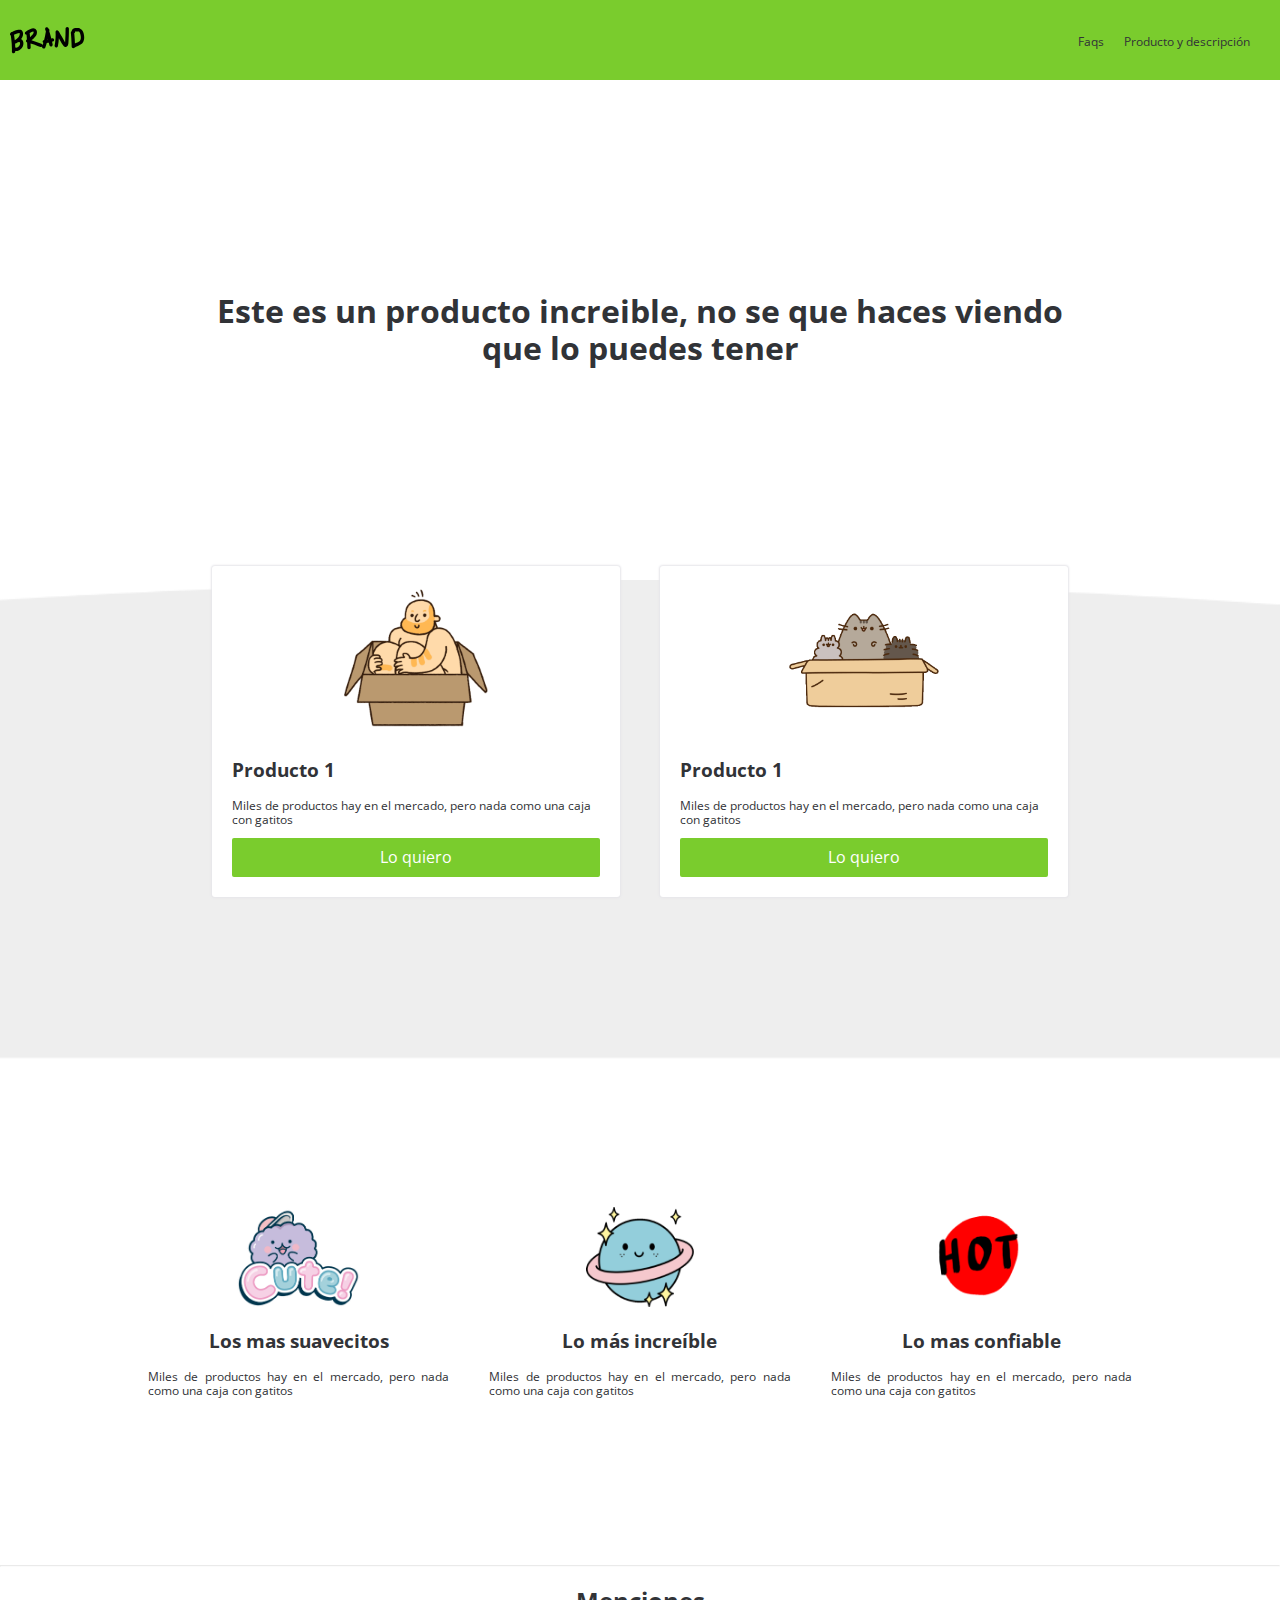
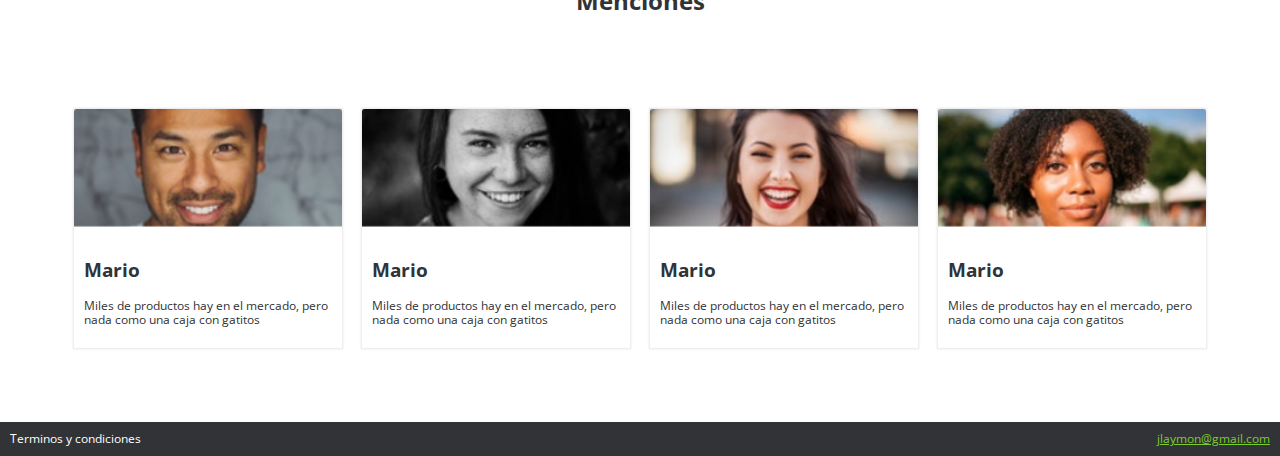
<file: index.html>
<!DOCTYPE html>
<html lang="en">
  <head>
    <meta charset="utf-8">
    <meta name="description" content="Este es un sitio de producto genial">
    <!--<link rel="stylesheet" href="https://stackpath.bootstrapcdn.com/bootstrap/4.3.1/css/bootstrap.min.css" integrity="sha384-ggOyR0iXCbMQv3Xipma34MD+dH/1fQ784/j6cY/iJTQUOhcWr7x9JvoRxT2MZw1T" crossorigin="anonymous">-->
    <link rel="stylesheet" href="css/grid.css">
    <link rel="stylesheet" href="css/normalize.css">
    <link rel="stylesheet" href="css/estilos.css">
    <link rel="stylesheet" href="css/mobile.css">
    <link rel="stylesheet" href="css/animation.css">

    <title>BRAND📦</title>

  </head> <!-- Cierra head -->
  <body>
    <nav class="fadeInDown">
      <img src="images/logo.png" alt="">
      <ul>
        <li>
          <a href="#">Faqs</a></li>
        <li>
          <a href="#">Producto y descripción</a></li>
      </ul>
    </nav>
    <h1 class="main_section fadeIn">
      Este es un producto increible, no se que haces viendo que lo puedes tener
    </h1>
    <!-- Inicio productos -->
    <div class="products">
      <div class="product fadeInUp">
        <div class="content">
          <div class="image-product">
            <img src="images/box1.png" alt="">
          </div>
          <h3>Producto 1</h3>
          <p>Miles de productos hay en el mercado, pero nada como una caja con gatitos</p>
          <a href="venta.html">
          <button class="main_btn">
            Lo quiero
          </button>
          </a>
        </div>
      </div>
      <div class="product fadeInUp">
        <div class="content">
          <div class="image-product">
            <img src="images/box2.png" alt="">
          </div>
          <h3>Producto 1</h3>
          <p>Miles de productos hay en el mercado, pero nada como una caja con gatitos</p>
          <a href="venta.html">
          <button class="main_btn">
            Lo quiero
          </button>
          </a>
        </div>
      </div>
    </div>
    <!-- Fin productos -->
    <!-- Inicia beneficios -->
    <div class="beneficios">
      <div class="beneficio">
        <div class="content_beneficio">
          <img src="images/b1.png" alt="">
          <h3>Los mas suavecitos</h3>
          <p class="text_beneficio">
            Miles de productos hay en el mercado, pero nada como una caja con gatitos
          </p>
        </div>
      </div>
      <div class="beneficio">
        <div class="content_beneficio">
          <img src="images/b2.png" alt="">
          <h3>Lo más increíble</h3>
          <p class="text_beneficio">
            Miles de productos hay en el mercado, pero nada como una caja con gatitos
          </p>
        </div>
      </div>
      <div class="beneficio">
        <div class="content_beneficio">
          <img src="images/b3.png" alt="">
          <h3>Lo mas confiable</h3>
          <p class="text_beneficio">
            Miles de productos hay en el mercado, pero nada como una caja con gatitos
          </p>
        </div>
      </div>
    </div>
    <!-- Fin beneficios -->
    <hr>
    <!-- Inicia menciones -->
    <h2 class="mention_title">Menciones</h2>
    <div class="mentions">
      <div class="mention">
        <div class="content_mention">
          <img src="images/p1.png" alt="">
          <div class="text">
            <h3>Mario</h3>
            <p>Miles de productos hay en el mercado, pero nada como una caja con gatitos</p>
          </div>
        </div>
      </div>
      <div class="mention">
        <div class="content_mention">
          <img src="images/p2.png" alt="">
          <div class="text">
            <h3>Mario</h3>
            <p>Miles de productos hay en el mercado, pero nada como una caja con gatitos</p>
          </div>
        </div>
      </div>
      <div class="mention">
        <div class="content_mention">
          <img src="images/p3.png" alt="">
          <div class="text">
            <h3>Mario</h3>
            <p>Miles de productos hay en el mercado, pero nada como una caja con gatitos</p>
          </div>
        </div>
      </div>
      <div class="mention">
        <div class="content_mention">
          <img src="images/p4.png" alt="">
          <div class="text">
            <h3>Mario</h3>
            <p>Miles de productos hay en el mercado, pero nada como una caja con gatitos</p>
          </div>
        </div>
      </div>
    </div>
    <!-- Fin de menciones -->
    <!-- Inicio de footer -->
    <footer>
      <div class="option">Terminos y condiciones</div>
      <div class="option contact"><a href="mailto:jlaymonch@gmail.com">jlaymon@gmail.com</a></div>
    </footer>
    <!-- Fin de Footer -->

    <!-- Script -->
    <script src="scripts/script.js"></script>
  </body> <!-- Cierra body -->
</html> <!-- Cierra html -->
</file>
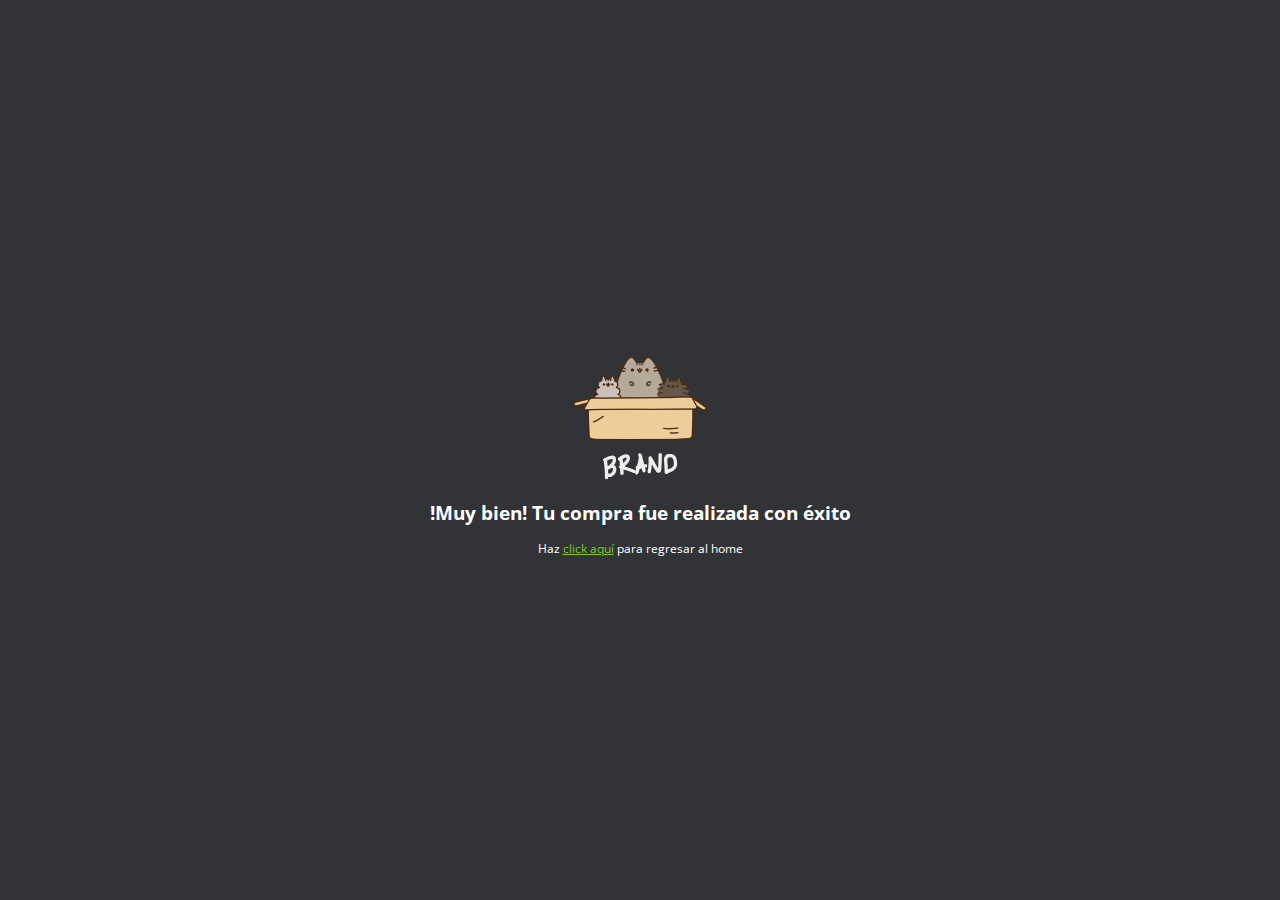
<file: exito.html>
<!DOCTYPE html>
<html lang="es">
<head>
  <meta charset="UTF-8">
  <meta name="viewport" content="width=device-width, initial-scale=1.0">
  <meta http-equiv="X-UA-Compatible" content="ie=edge">
  <link rel="stylesheet" href="css/normalize.css">
  <link rel="stylesheet" href="css/estilos.css">
  <link rel="stylesheet" href="css/paypal.css">
  <link rel="stylesheet" href="css/animation.css">

  <title>Exito</title>
</head>
<body>
 <div class="content_paypal">
   <img src="images/box_brand.png" alt="">
   <h3>!Muy bien! Tu compra fue realizada con éxito</h3>
   <p>Haz <a href="index.html">click aquí</a>  para regresar al home</p>
</div>
</body>
</html>
</file>
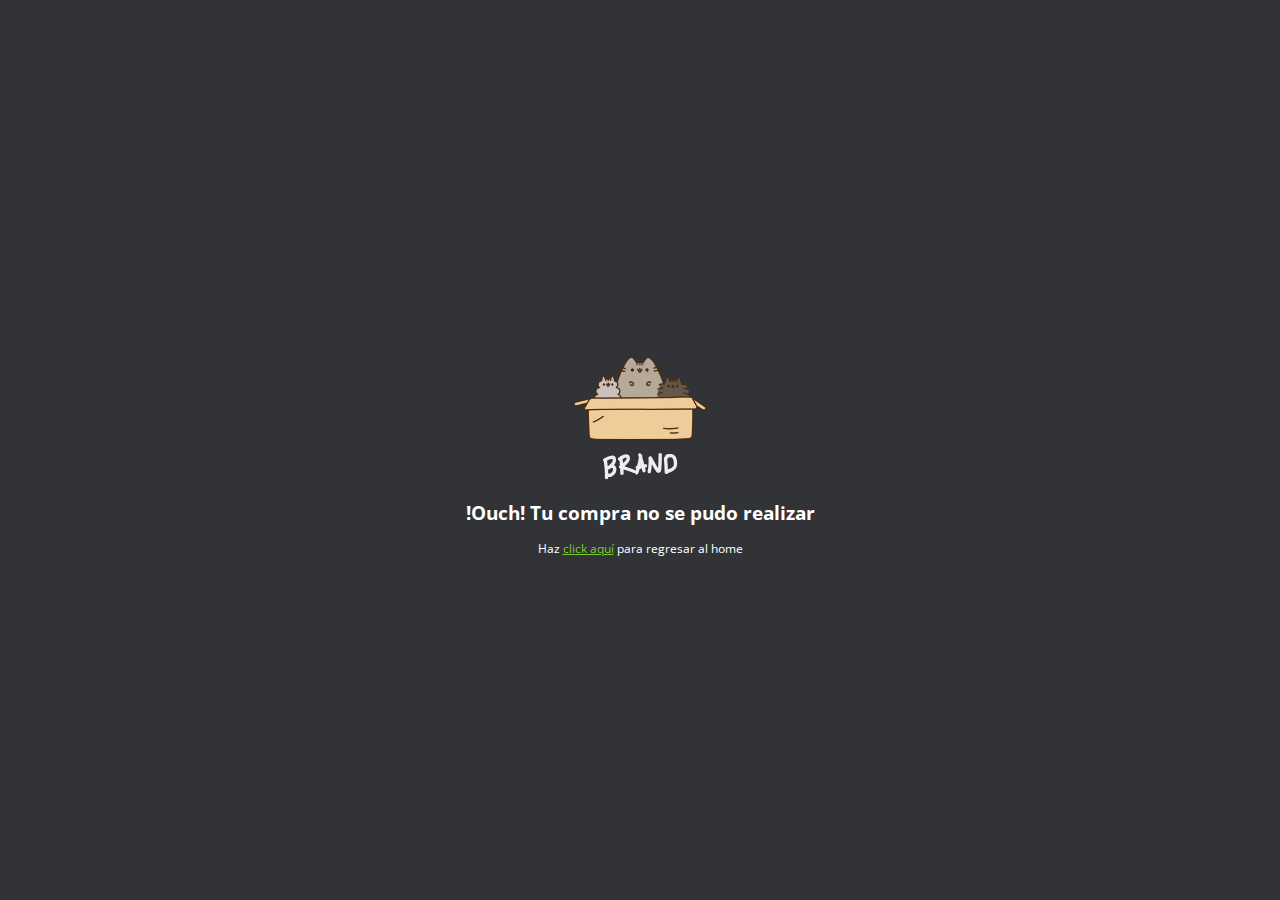
<file: falla.html>
<!DOCTYPE html>
<html lang="es">
<head>
  <meta charset="UTF-8">
  <meta name="viewport" content="width=device-width, initial-scale=1.0">
  <meta http-equiv="X-UA-Compatible" content="ie=edge">
  <link rel="stylesheet" href="css/normalize.css">
  <link rel="stylesheet" href="css/estilos.css">
  <link rel="stylesheet" href="css/paypal.css">
  <link rel="stylesheet" href="css/animation.css">

  <title>Exito</title>
</head>
<body>
 <div class="content_paypal">
   <img src="images/box_brand.png" alt="">
   <h3>!Ouch! Tu compra no se pudo realizar</h3>
   <p>Haz <a href="index.html">click aquí</a>  para regresar al home</p>
</div>
</body>
</html>
</file>
<file: css/grid.css>
.container{
  max-width: 900px;
  margin:auto;
}

/* Valor por columna = 8.3333333333 */

.row{
  display: flex;
}

.col-1{
  width: 8.3333333333%;
}
.col-2{
  width: 16.6666666666%;
}
.col-3{
  width: 24.9999999999%;
}
.col-4{
  width: 33.3333333332%;
}
.col-5{
  width: 41.6666666665%;
}
.col-6{
  width: 49.9999999998%;
}
.col-7{
  width: 58.3333333331%;
}
.col-8{
  width: 66.6666666664%;
}
.col-9{
  width: 74.9999999997%;
}
.col-10{
  width: 83.333333333%;
}
.col-11{
  width: 91.6666666663%;
}
.col-12{
  width: 100%;
}

.col-1,.col-2,.col-3,.col-4,.col-5,.col-6,.col-7,.col-8,.col-9,.col-10,.col-11,.col-12{
  padding: 10px;
}
.col-1 img,.col-2 img,.col-3 img,.col-4 img,.col-5 img,.col-6 img,.col-7 img,.col-8 img,.col-9 img,.col-10 img,.col-11 img,.col-12 img{
  width: 100%;
}

.no-desk{
  display: none;
}

@media (max-width:600px) {
  .container{
    padding: 30px;
  }
  .no-mobile{
    display: none
  }
  .no-desk{
    display: initial;
  }
  .row{
    display: inline;
    padding: 10px;
  }
  .col-1,.col-2,.col-3,.col-4,.col-5,.col-6,.col-7,.col-8,.col-9,.col-10,.col-11,.col-12{
    width: 100%;
    padding: 0px;
  }
}
</file>
<file: css/estilos.css>
/*
#  Â·Â·Â·Â·Â·Â·Â·Â·Â·Â·Â·Â·Â·Â·Â·Â·Â·
#  Â·Â·_______________
#  Â·/Â·___/Â·___/Â·___/
#  /Â·/__(__Â·Â·|__Â·Â·)Â·
#  \___/____/____/Â·Â·
#  Â·Â·Â·Â·Â·Â·Â·Â·Â·Â·Â·Â·Â·Â·Â·Â·Â·
*/
@import url('https://fonts.googleapis.com/css?family=Open+Sans:400,700');
/*------ Variables */
:root{
  /*------ Colores */
  --green-color: #7ACC2D;
  --black-color: #313337;
  --white-color: white;
  /*------ TipografÃ­a */
  --normal:12px;
  /*------ Espaciado */
  --space:10px;
  --space-2:20px;
  /*------ Box shadow*/
  --box:0px 0 2px 1px #e6e5e9;
}

/* -------------------------------------------  */
html, body{
  margin:0;
  padding: 0;
  font-family: 'Open Sans', sans-serif;
  color: var(--black-color);
}

p,label{
  font-size: var(--normal);
}


nav{
  display: flex;
  justify-content: space-between;
  align-items: center;
  padding: var(--space);
  min-height: 60px;
  background-color: var(--green-color);
}

nav a{
  text-decoration: none;
  color: var(--black-color);
  font-size: var(--normal);
}

nav a:hover{
  color: var(--white-color);
}

nav ul {
  display: flex;
}

nav ul li{
  padding-right: 20px;
  list-style: none;
}

hr{
  opacity: .2;
}

/* ------------------------------------------- MAIN SECTION */

.main_section{
  text-align: center;
  padding: 15%;
}

/* -------------------------------------------  PRODUCTOS */

.products{
  background-image: url("../images/curve.png");
  padding: 15%;
  background-position: center top;
  background-repeat: no-repeat;
  display: flex;
  height: 95px;
  background-size: cover;

}

.product{
  padding: 20px;
  margin-top: -226px;
}

.image-product{
  text-align: center;
}

.content{
  padding: 20px;
  background: var(--white-color);
  border-radius: 3px;
  box-shadow: 0px 0 2px 1px #e6e5e9;
}

.main_btn{
  padding: var(--space);
  background-color: var(--green-color);
  width: 100%;
  border: 0px;
  border-radius: 2px;
  cursor: pointer;
  color: var(--white-color);
}
.main_btn:hover{
  background-color: #63a426;
}

/* Beneficios */
.beneficios{
  padding: 10%;
  display: flex;
}

.beneficio{
  text-align: center;
  padding: 20px;
}

.beneficio img{
  max-height: 100px
}

.text_beneficio{
  text-align: justify;
}

/* Mentions */
.mentions{
  display: flex;
  padding: 5%;
}
.mention img{
  width: 100%;
}
h2.mention_title{
  text-align: center;
}
.mention{
  padding: var(--space);
}
.content_mention{
  box-shadow: 0px 0 2px 1px #e6e5e9;
}
.mention .text{
  padding: var(--space);
}
/* ------------------------------------------- Venta */

.modulo_pago{
background-color:var(--white-color);
box-shadow: var(--box);
padding:var(--space);
}

.modulo_pago_images{
  max-width: 150px;
  text-align: center;
  width: 100%;
  margin:auto;
}

.data{
  margin-top: var(--space);
  width: 100%;
  height: 35px;
  border-radius: 2px;
  border: 1px solid var(--black-color);
  box-sizing: border-box;

}

.modulo_pago .main_btn{
  margin-top: var(--space);
}

/* ------------------------------------------- Footer */
footer{
  display: flex;
  justify-content: space-between;
  font-size: var(--normal);
  background-color: var(--black-color);
  padding: var(--space);
  color: var(--white-color);
}
.contact a{
  color: var(--green-color);
}
</file>
<file: css/mobile.css>
@media (max-width: 600px) {

  .products{
    display: inherit;
    height: auto;
  }
  .product{
    margin-top: auto;
  }
  .main_section{
    padding: 4%;
  }
  .beneficios, .mentions{
    display: inherit;
  }


}
</file>
<file: css/animation.css>
.fadeIn{

-webkit-animation-duration: 4s;
animation-duration: 4s;
  -webkit-animation-fill-mode: both;
  animation-fill-mode: both;
  -webkit-animation-name: fadeIn;
  animation-name: fadeIn;

}

@keyframes fadeIn {
  from{
    opacity: 0;
  }
  to{
    opacity: 1;
  }
}
.fadeInDown{
  -webkit-animation-duration: 1s;
  animation-duration: 1s;
    -webkit-animation-fill-mode: both;
    animation-fill-mode: both;
    -webkit-animation-name: fadeInDown;
    animation-name: fadeInDown;

}
@keyframes fadeInDown {
  from{
    opacity: 0;
    -webkit-tranform: translate3d(0,-100%,0);
    transform: translate3d(0,-100%,0);
  }
  to{
    opacity: 1;
    -webkit-transform: translate3d(0,0,0);
    transform: translate3d(0,0,0);
  }

}
.fadeInUp{
  -webkit-animation-duration: 1s;
  animation-duration: 1s;
    -webkit-animation-fill-mode: both;
    animation-fill-mode: both;
    -webkit-animation-name: fadeInUp;
    animation-name: fadeInUp;

}
@keyframes fadeInUp {
  from{
    opacity: 0;
    -webkit-tranform: translate3d(0,100%,0);
    transform: translate3d(0,100%,0);
  }
  to{
    opacity: 1;
    -webkit-transform: translate3d(0,0,0);
    transform: translate3d(0,0,0);
  }

}
</file>
<file: css/paypal.css>
body{
  background-color: var(--black-color);
  text-align: center;
  color: var(--white-color);
  display: flex;
  justify-content: center;
  align-items: center;
  height: 100vh;
}
.content_paypal a{
  color: var(--green-color);
}
</file>
